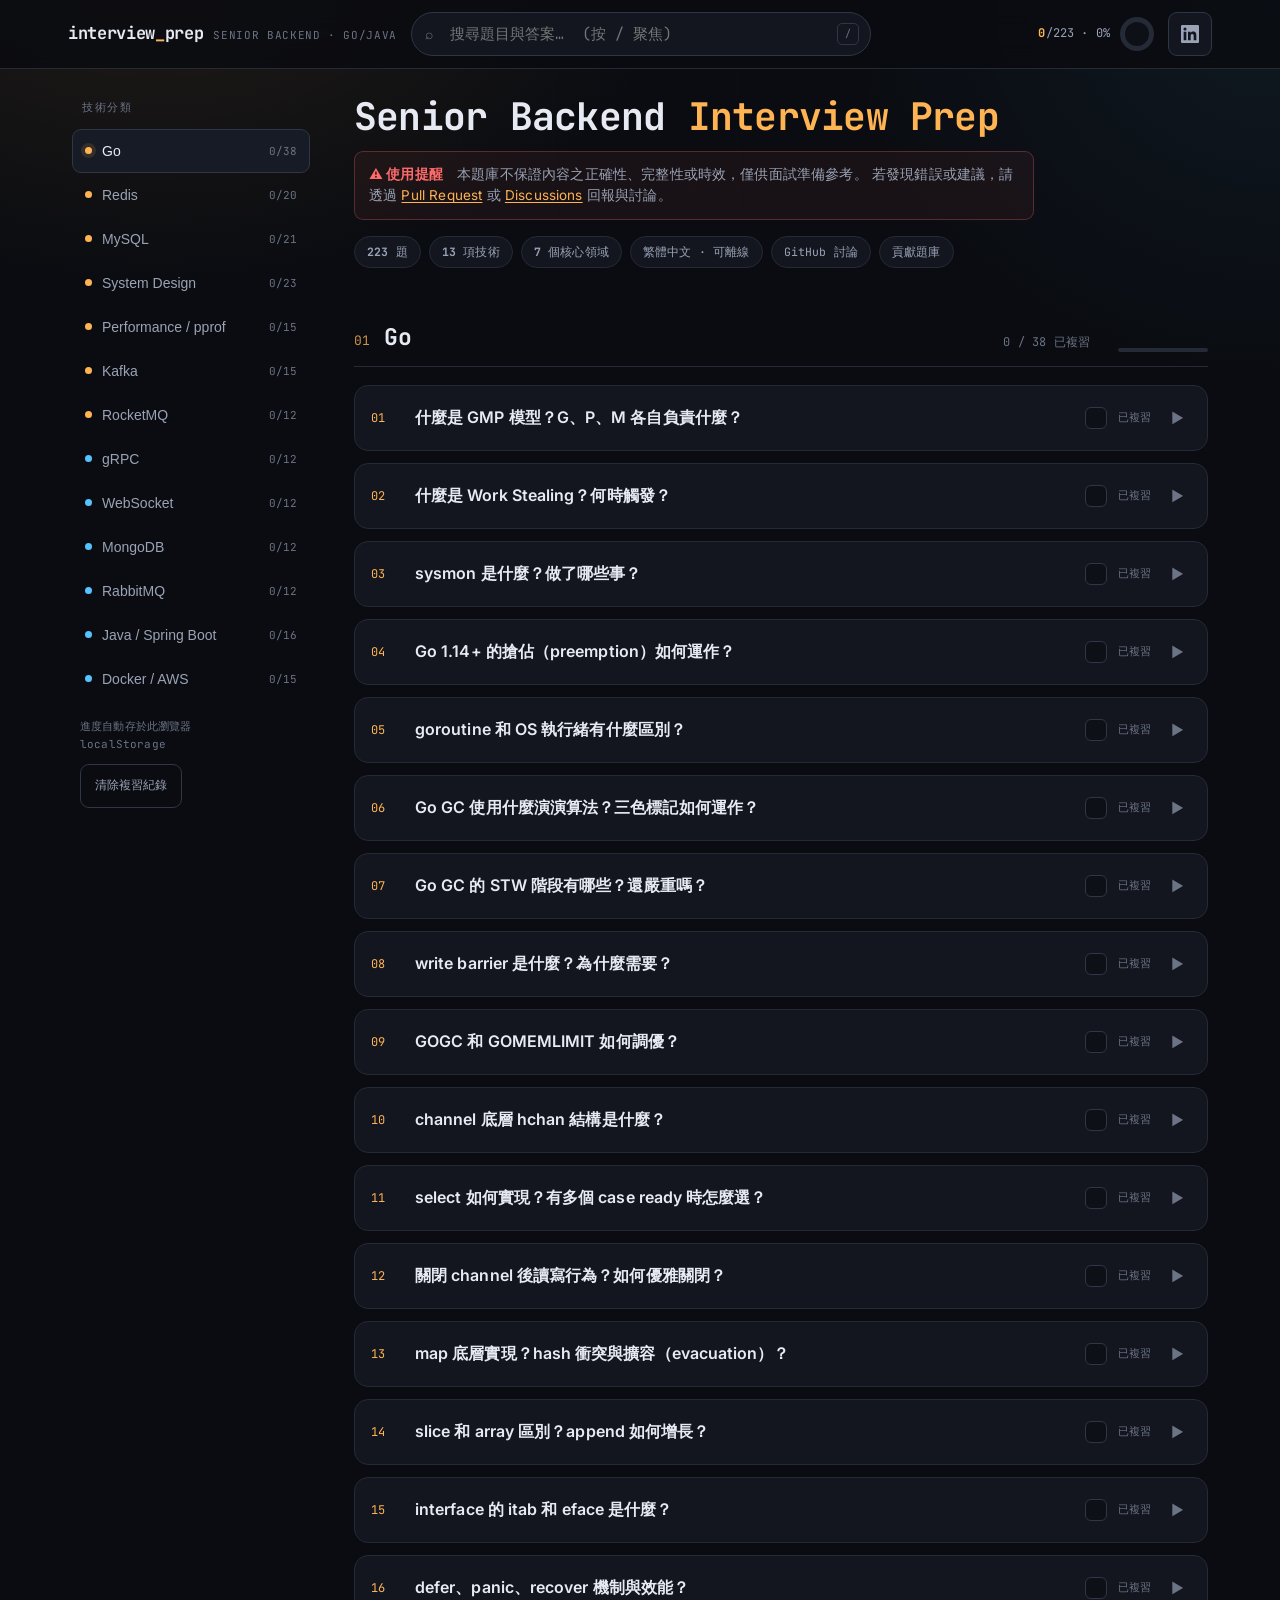
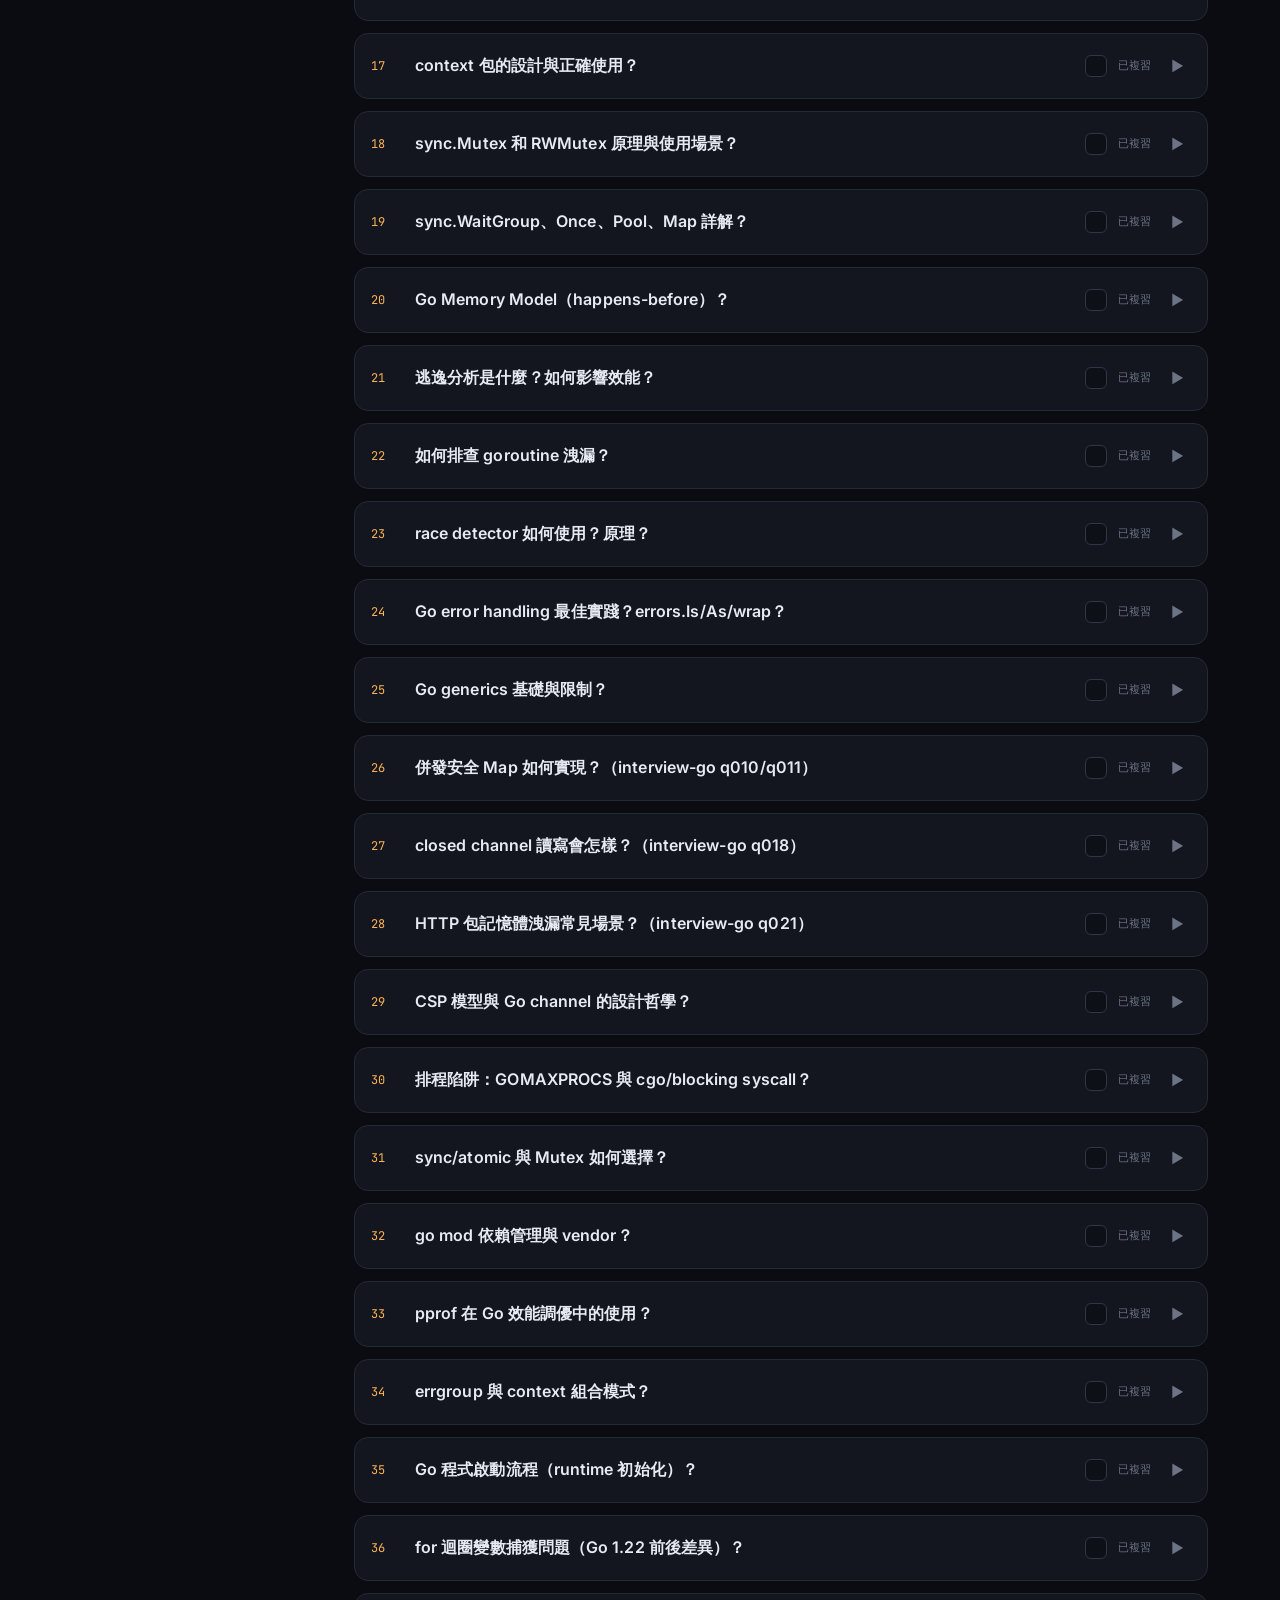
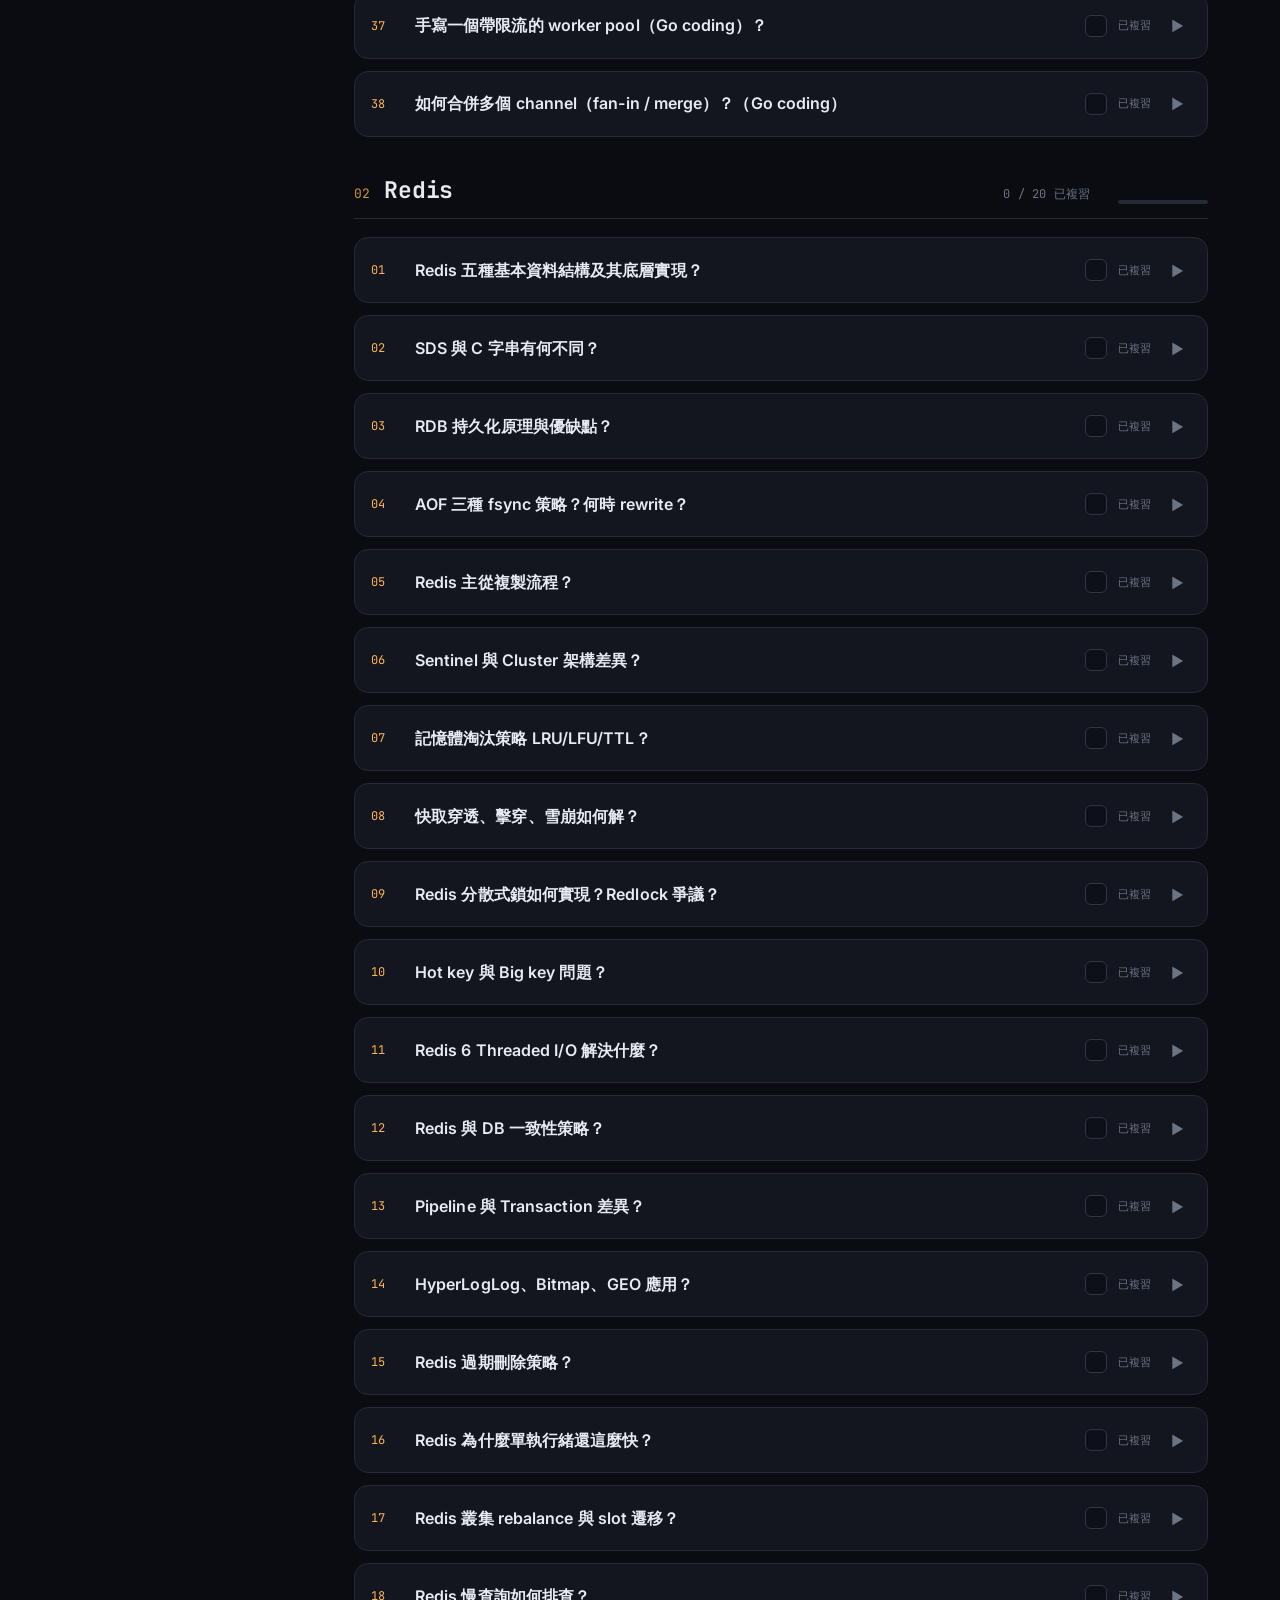
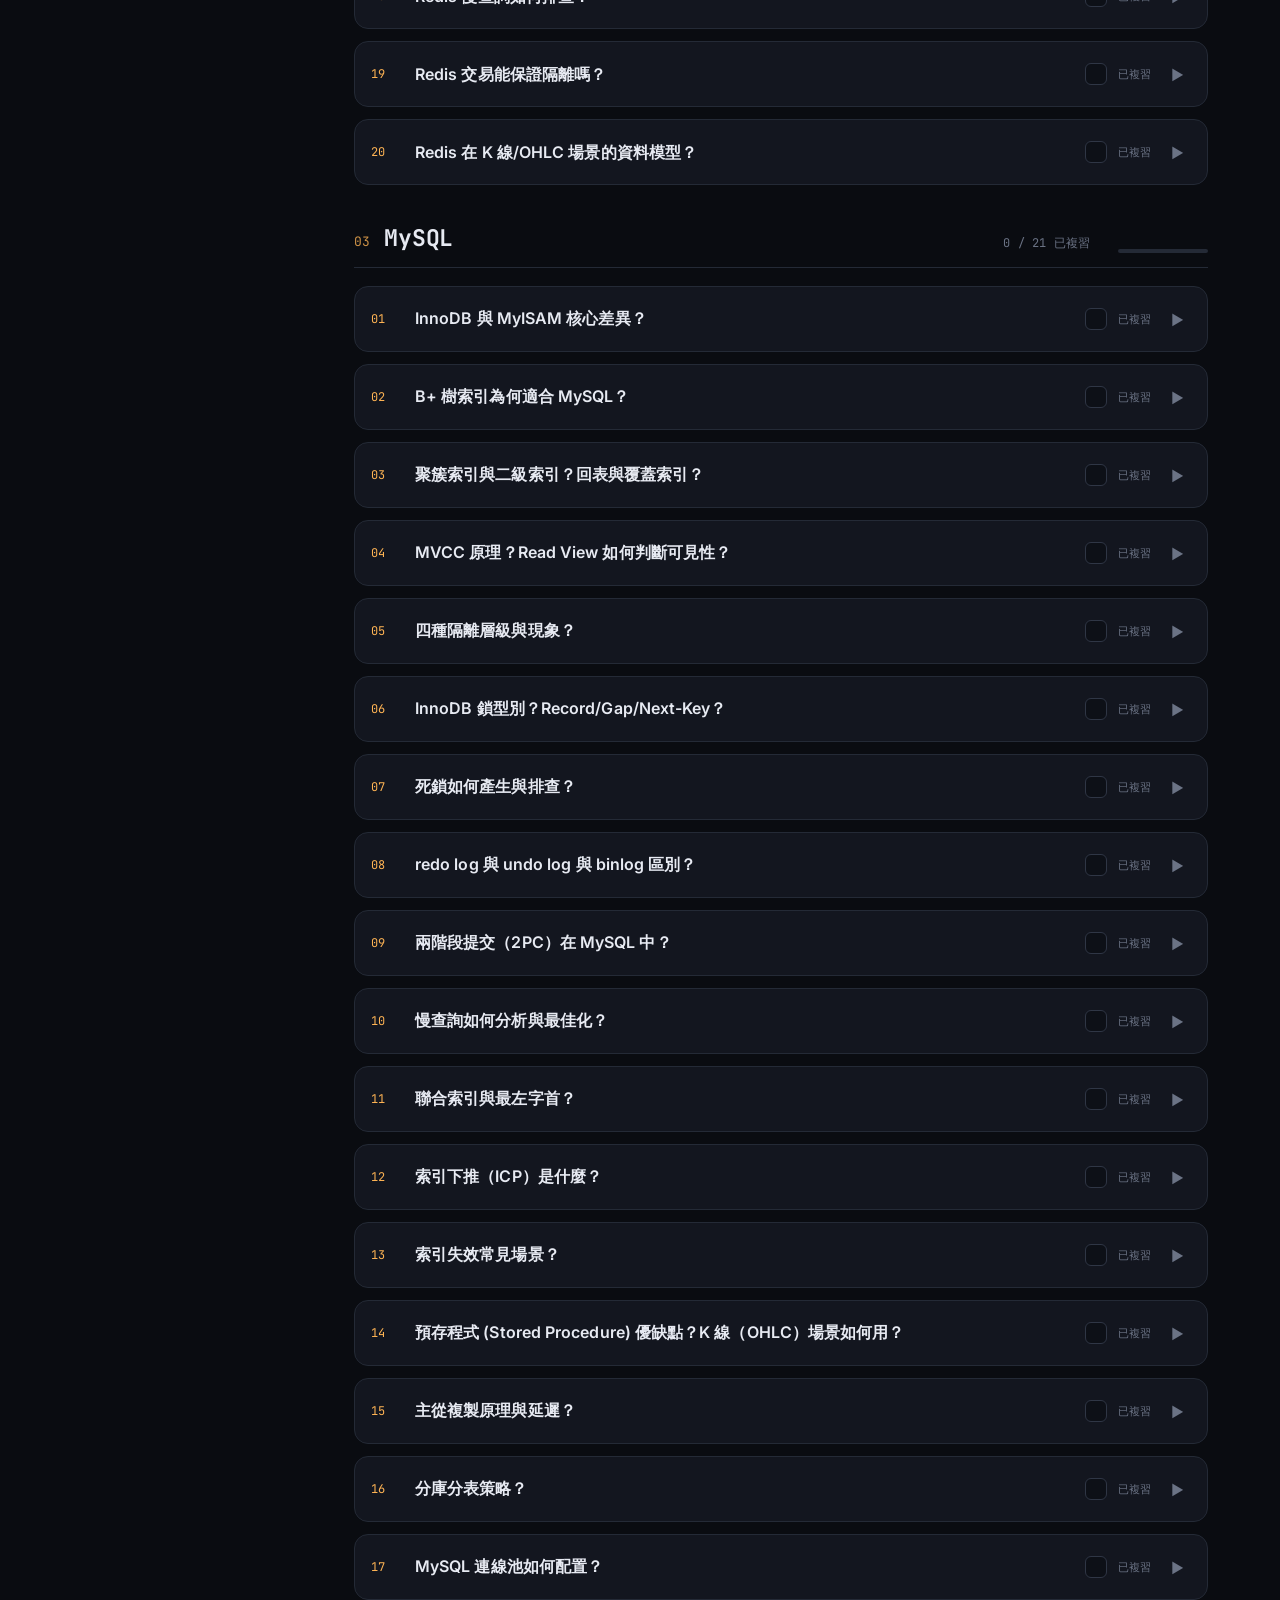
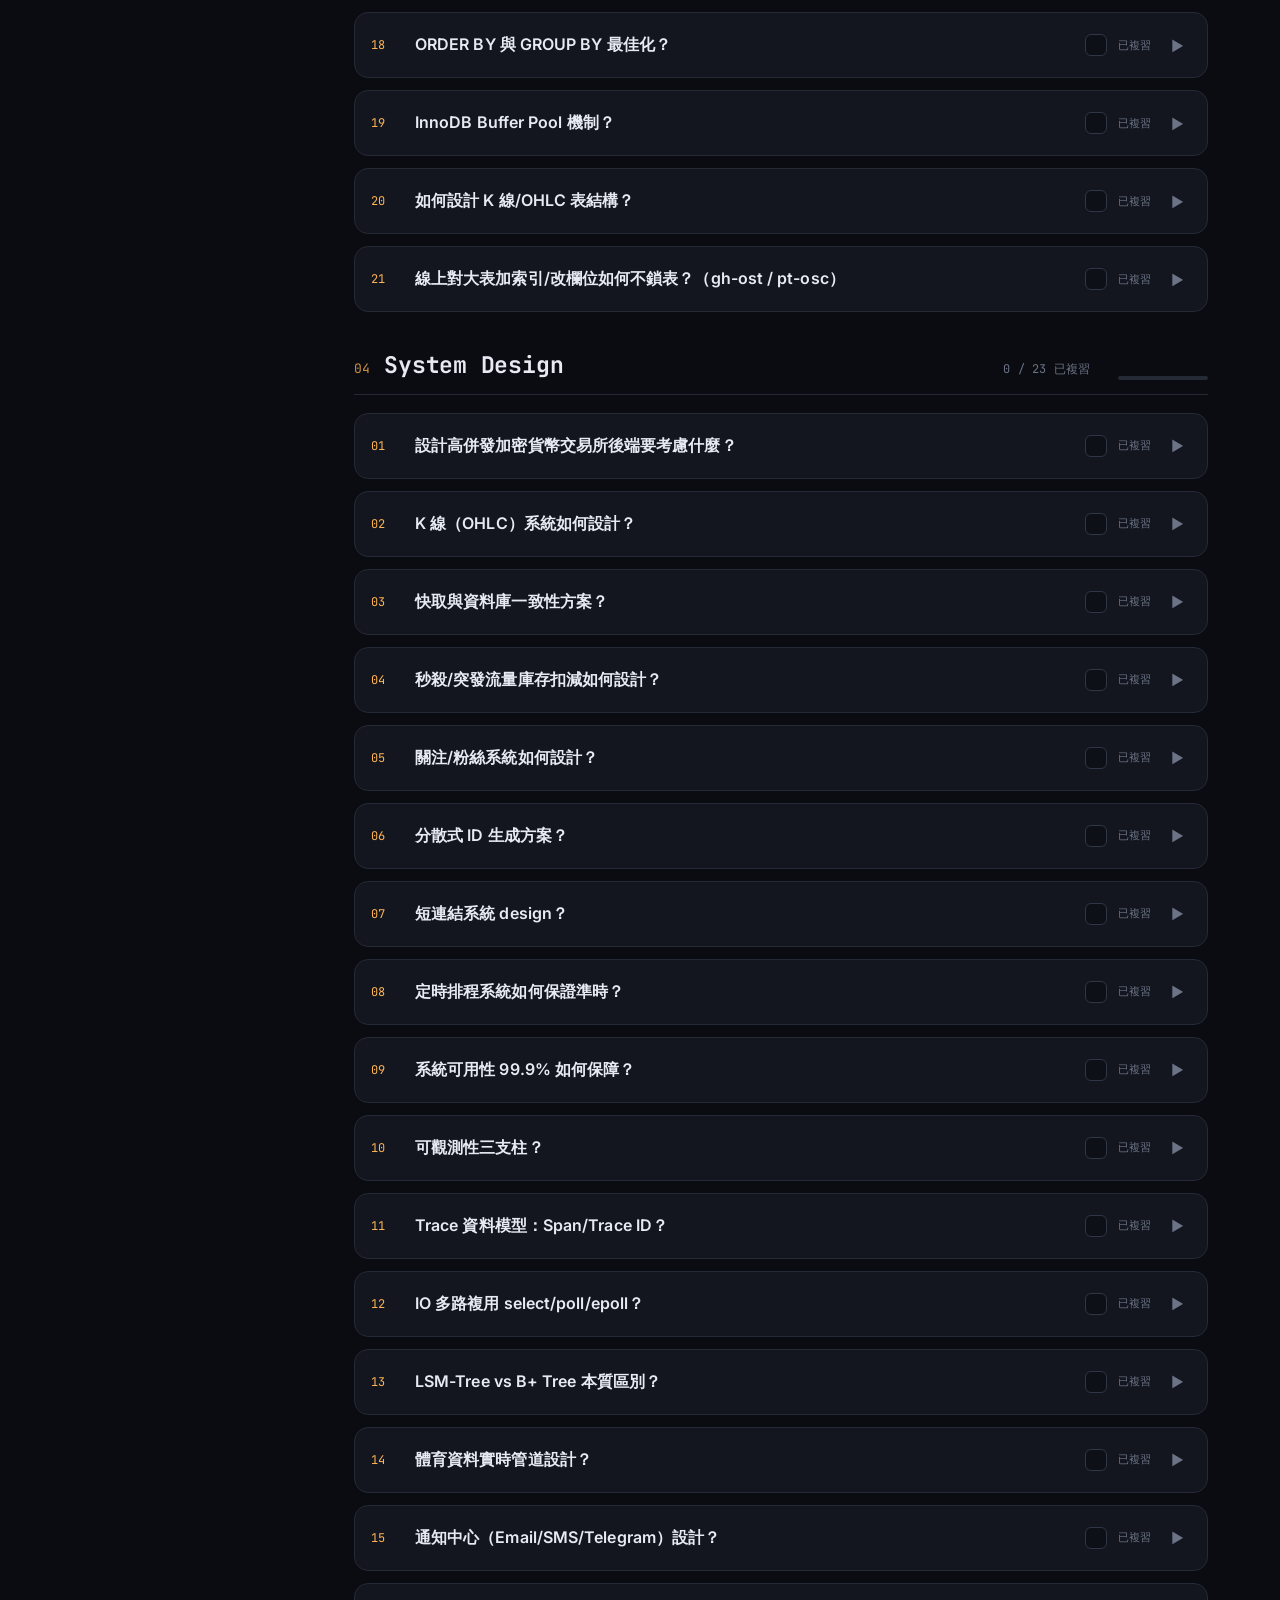
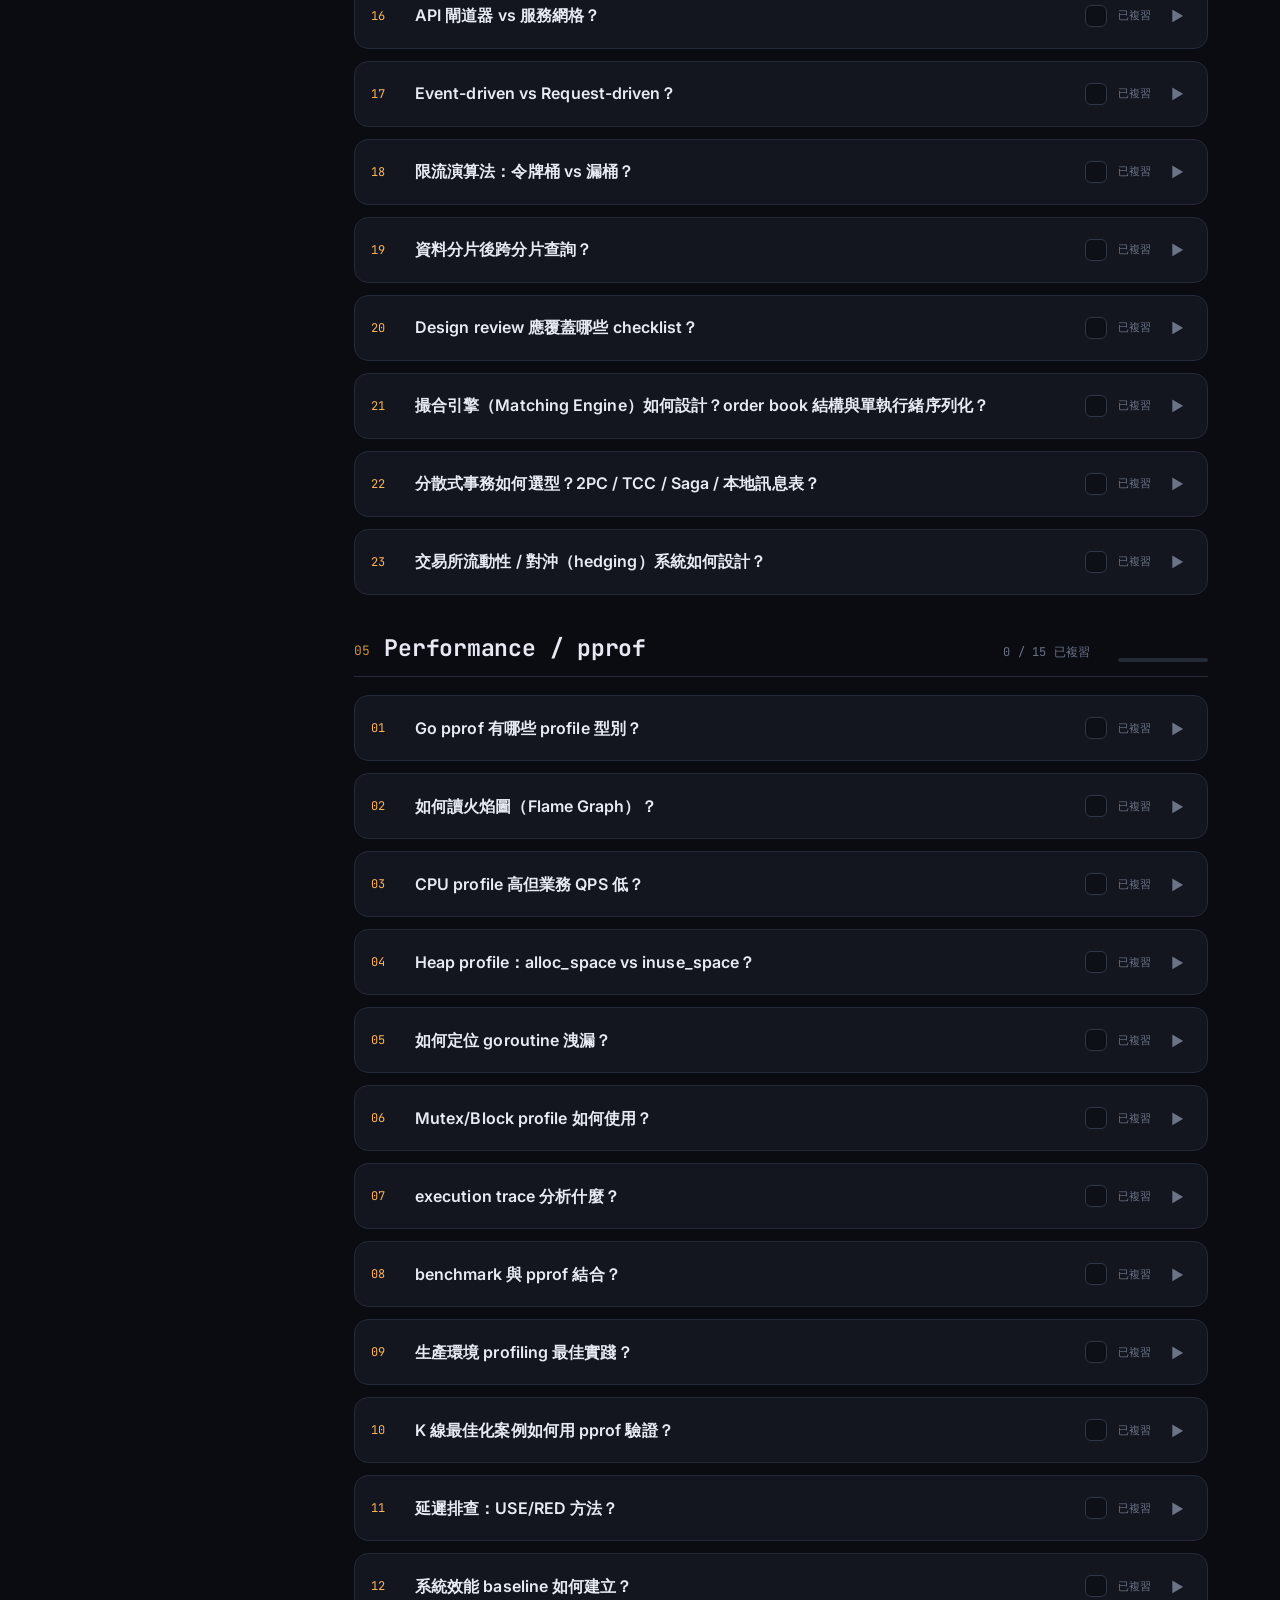
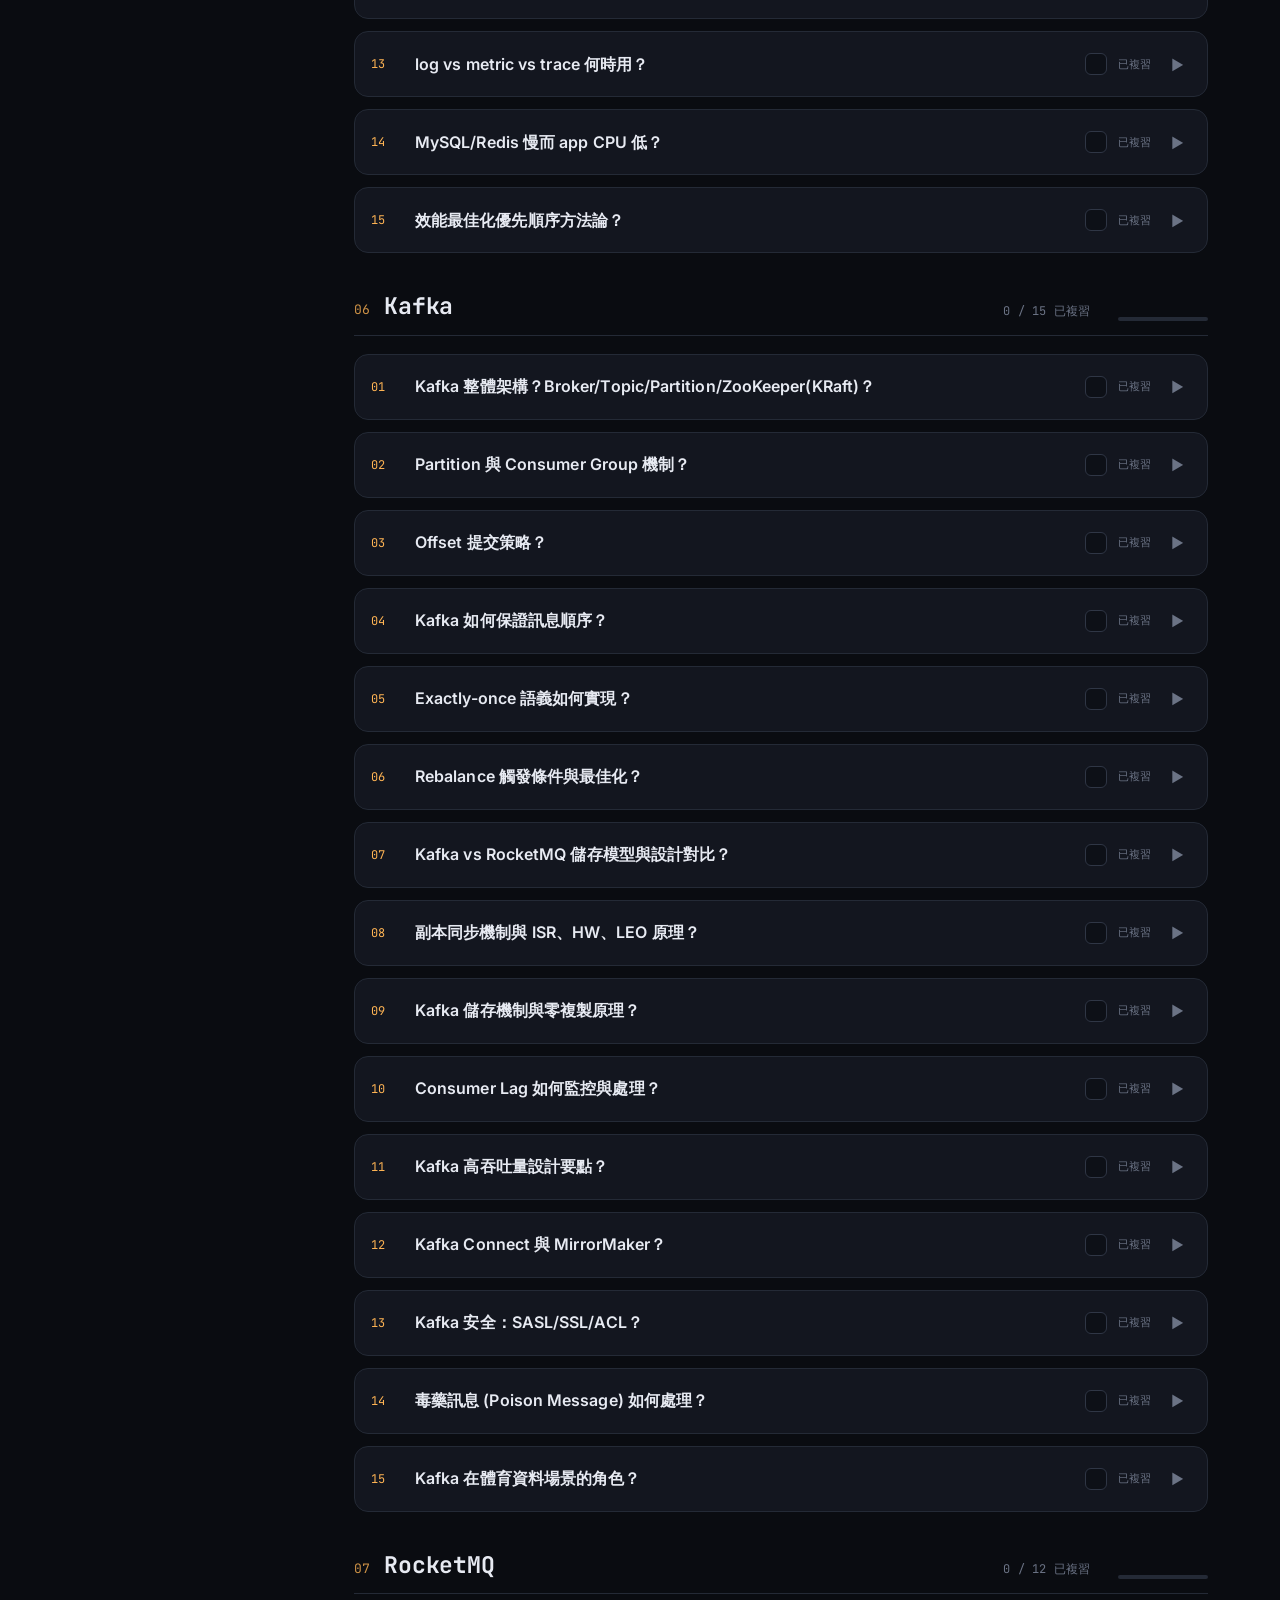
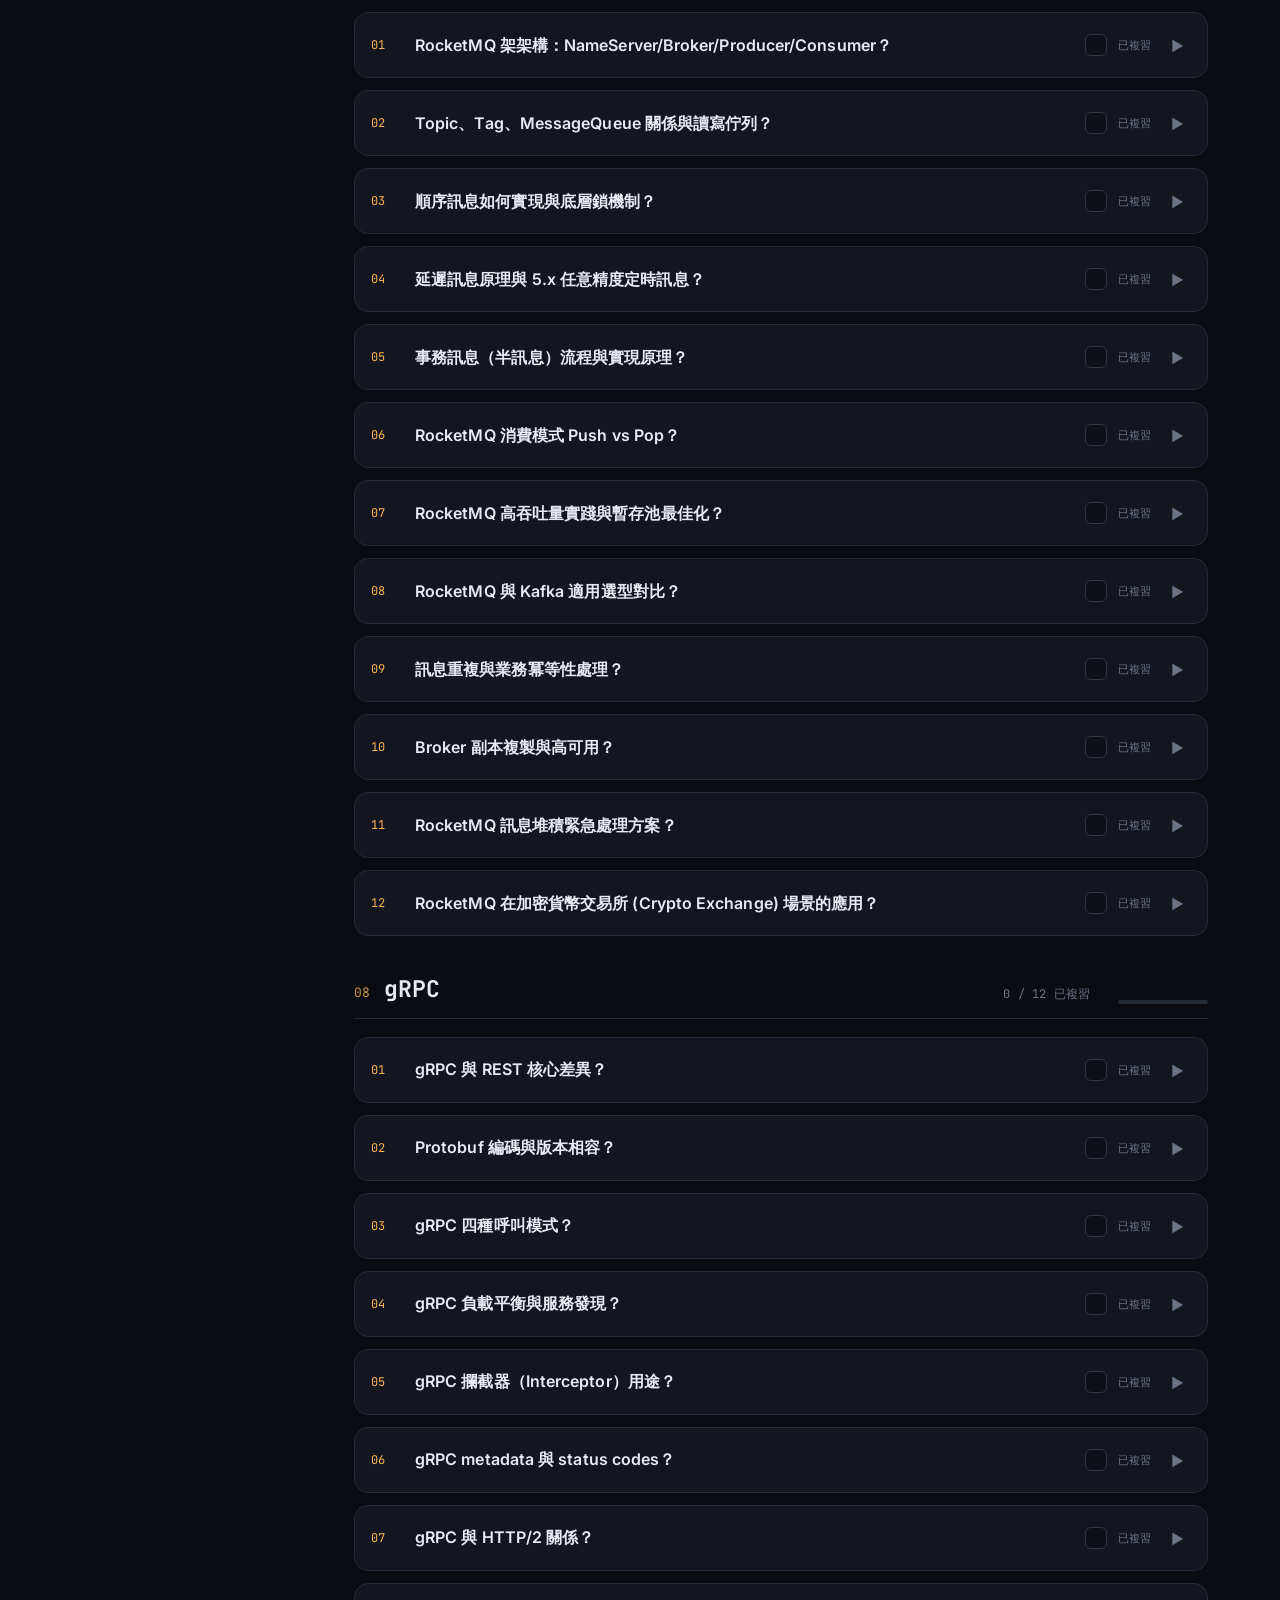
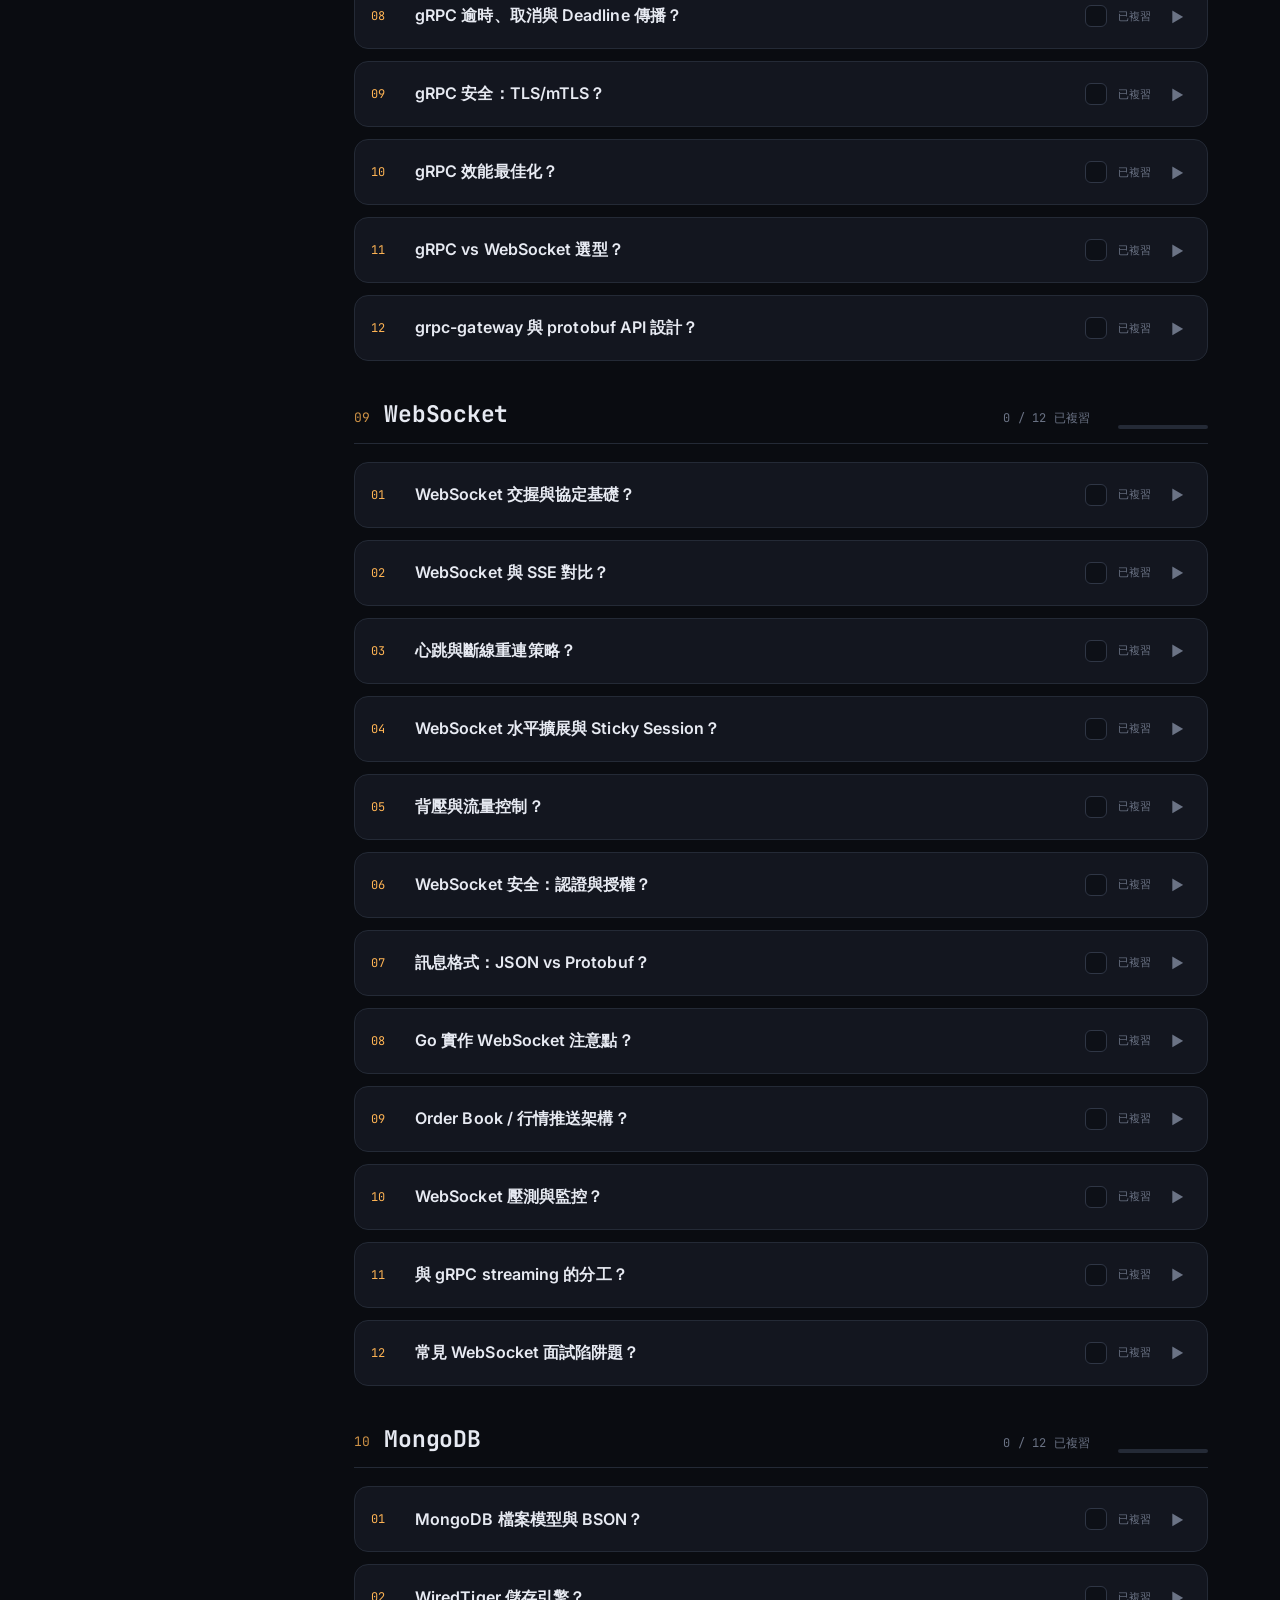
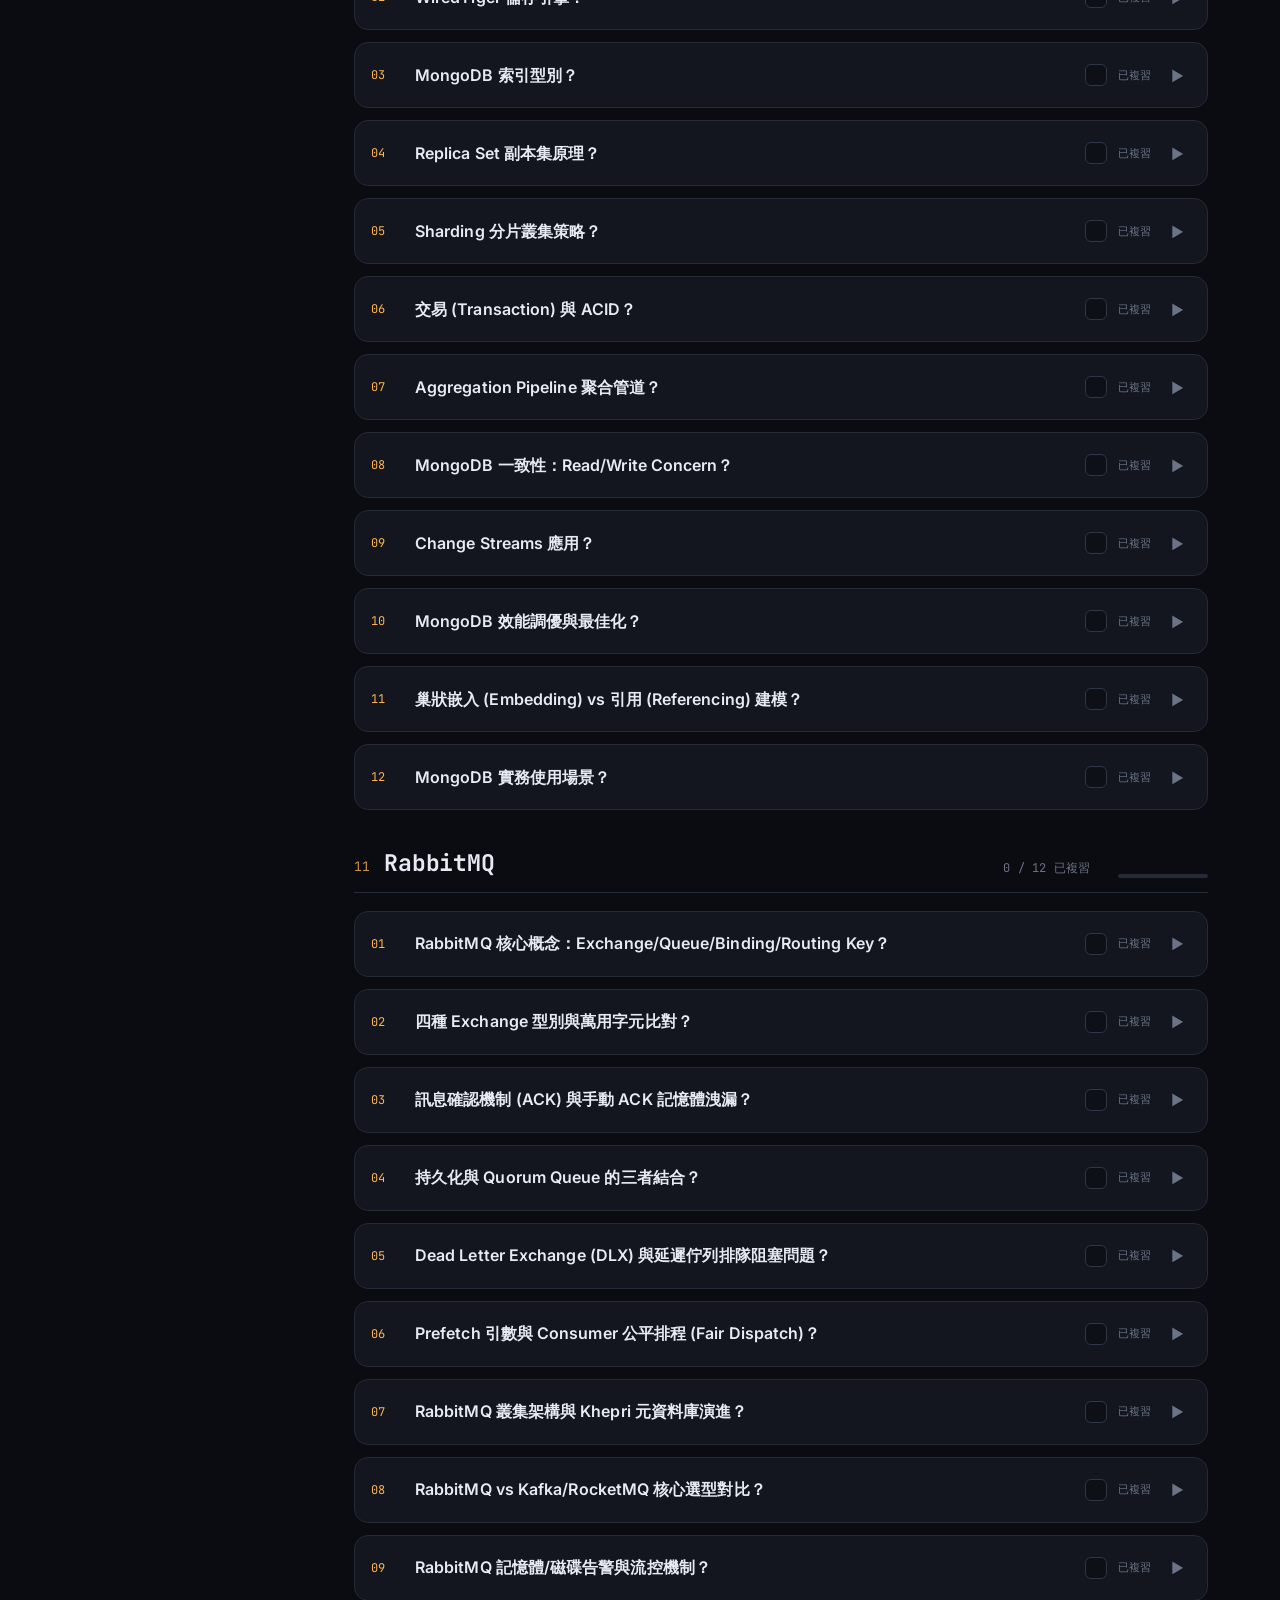
<file: interview-prep/site/index.html>
<!DOCTYPE html>
<html lang="zh-Hant">
<head>
<meta charset="utf-8">
<meta name="viewport" content="width=device-width, initial-scale=1, viewport-fit=cover">
<title>Senior 後端面試題庫 · Go/Java</title>
<meta name="description" content="Senior Go/Java 後端面試題庫 · 223 題五段式 Q&A，含原理追問與實務場景，可離線瀏覽">
<meta name="theme-color" content="#0a0c11">
<link rel="preconnect" href="https://fonts.googleapis.com">
<link rel="preconnect" href="https://fonts.gstatic.com" crossorigin>
<link href="https://fonts.googleapis.com/css2?family=Inter:wght@400;500;600;700&family=JetBrains+Mono:wght@400;500;700&display=swap" rel="stylesheet">
<link rel="stylesheet" href="assets/style.css">
</head>
<body>
<header class="topbar">
  <div class="topbar-in">
    <button type="button" class="nav-toggle" id="nav-toggle" aria-label="開啟技術分類" aria-controls="sidebar" aria-expanded="false">
      <span aria-hidden="true"></span>
      <span aria-hidden="true"></span>
      <span aria-hidden="true"></span>
    </button>
    <div class="brand">
      <span class="logo">interview<span class="pin">_</span>prep</span>
      <span class="sub">SENIOR BACKEND · GO/JAVA</span>
    </div>
    <div class="search">
      <span class="si" aria-hidden="true">⌕</span>
      <input id="search" type="search" placeholder="搜尋題目與答案…  (按 / 聚焦)" autocomplete="off" aria-label="搜尋">
      <span class="kbd" aria-hidden="true">/</span>
    </div>
    <div class="progress-wrap">
      <span class="progress-num"><b id="p-done">0</b>/<span id="p-total">223</span> · <span id="p-pct">0%</span></span>
      <div class="ring" id="ring" title="整體複習進度" role="img" aria-label="整體複習進度"></div>
    </div>
    <label class="personal-toggle" id="personal-toggle-wrap" hidden>
      <input type="checkbox" id="personal-toggle" aria-label="顯示個人實戰對照">
      <span class="pt-label">個人對照</span>
    </label>
    <a href="https://www.linkedin.com/in/cylee-19830816/" class="topbar-linkedin" target="_blank" rel="noopener noreferrer" aria-label="LinkedIn 個人檔案">
      <svg viewBox="0 0 24 24" aria-hidden="true"><path d="M20.447 20.452h-3.554v-5.569c0-1.328-.027-3.037-1.852-3.037-1.853 0-2.136 1.445-2.136 2.939v5.667H9.351V9h3.414v1.561h.046c.477-.9 1.637-1.85 3.37-1.85 3.601 0 4.267 2.37 4.267 5.455v6.286zM5.337 7.433a2.062 2.062 0 01-2.063-2.065 2.064 2.064 0 114.126 0 2.063 2.063 0 01-2.063 2.065zm1.782 13.019H3.555V9h3.564v11.452zM22.225 0H1.771C.792 0 0 .774 0 1.729v20.542C0 23.227.792 24 1.771 24h20.451C23.2 24 24 23.227 24 22.271V1.729C24 .774 23.2 0 22.222 0h.003z"/></svg>
    </a>
  </div>
</header>

<div class="nav-backdrop" id="nav-backdrop" hidden></div>

<div class="layout">
  <aside class="sidebar" id="sidebar">
    <div class="side-title">技術分類</div>
    <div id="side-nav" class="nav-scroll"></div>
    <div class="side-foot">
      進度自動存於此瀏覽器<br>localStorage
      <br><button type="button" id="reset">清除複習紀錄</button>
    </div>
  </aside>

  <main id="content">
    <section class="hero">
      <h1>Senior Backend <span class="em">Interview Prep</span></h1>
      <p class="hero-notice" role="note">
        <strong>⚠ 使用提醒</strong>　本題庫不保證內容之正確性、完整性或時效，僅供面試準備參考。
        若發現錯誤或建議，請透過
        <a href="https://github.com/chiayu0816/chiayu0816.github.io/blob/main/CONTRIBUTING.md" target="_blank" rel="noopener noreferrer">Pull Request</a>
        或
        <a href="https://github.com/chiayu0816/chiayu0816.github.io/discussions" target="_blank" rel="noopener noreferrer">Discussions</a>
        回報與討論。
      </p>
      <div class="meta">
        <span class="chip"><b>223</b> 題</span>
        <span class="chip"><b>13</b> 項技術</span>
        <span class="chip"><b>7</b> 個核心領域</span>
        <span class="chip">繁體中文 · 可離線</span>
        <a class="chip chip-link" href="https://github.com/chiayu0816/chiayu0816.github.io/discussions" target="_blank" rel="noopener noreferrer">GitHub 討論</a>
        <a class="chip chip-link" href="https://github.com/chiayu0816/chiayu0816.github.io/blob/main/CONTRIBUTING.md" target="_blank" rel="noopener noreferrer">貢獻題庫</a>
      </div>
    </section>
    <div id="empty" class="empty hidden">沒有符合的題目，試試其他關鍵字。</div>
  </main>
</div>

<nav class="bottom-nav" id="bottom-nav" aria-label="快速導覽">
  <button type="button" class="bn-btn" id="bn-menu"><span class="bn-ico" aria-hidden="true">☰</span><span>分類</span></button>
  <span class="bn-current" id="bn-current">Go</span>
  <button type="button" class="bn-btn" id="bn-search"><span class="bn-ico" aria-hidden="true">⌕</span><span>搜尋</span></button>
</nav>

<script src="assets/data.js"></script>
<script src="assets/app.js"></script>
</body>
</html>
</file>
<file: interview-prep/site/assets/style.css>
/* Interview Prep — technical-editorial dark study console */
:root{
  color-scheme:dark;
  --bg:#0a0c11; --bg2:#0d1017; --surface:#13161f; --surface2:#171b25;
  --border:#242a36; --border2:#2f3645;
  --text:#e7eaf2; --muted:#9aa3b5; --faint:#6b7385;
  --accent:#ffb454; --accent-dim:#7a5a26;
  --c-core:#ffb454; --c-dive:#56c2ff; --c-ask:#c79cff; --c-trap:#ff6b6b;
  --c-scenario:#7ec8a4; --c-personal:#54dd9b; --c-resume:#54dd9b;
  --radius:14px; --radius-sm:9px;
  --mono:"JetBrains Mono",ui-monospace,SFMono-Regular,Menlo,Consolas,monospace;
  --sans:"Inter",-apple-system,BlinkMacSystemFont,"Segoe UI",system-ui,"PingFang TC","Microsoft JhengHei",sans-serif;
  --maxw:1180px;
  --touch-min:44px;
  --topbar-h:58px;
  --topbar-outer-h:calc(var(--topbar-h) + var(--safe-top) + 24px);
  --bottom-nav-h:0px;
  --safe-top:env(safe-area-inset-top,0px);
  --safe-right:env(safe-area-inset-right,0px);
  --safe-bottom:env(safe-area-inset-bottom,0px);
  --safe-left:env(safe-area-inset-left,0px);
}
*{box-sizing:border-box}
html{scroll-behavior:smooth;overflow-x:clip}
body{
  margin:0; font-family:var(--sans); color:var(--text); background:var(--bg);
  line-height:1.6; -webkit-font-smoothing:antialiased; letter-spacing:.01em;
  overflow-x:clip;
  padding-top:var(--topbar-outer-h);
  padding-bottom:calc(var(--bottom-nav-h) + var(--safe-bottom));
  background-image:
    radial-gradient(900px 600px at 12% -8%, rgba(255,180,84,.10), transparent 60%),
    radial-gradient(800px 700px at 100% 0%, rgba(86,194,255,.07), transparent 55%),
    linear-gradient(180deg,#0a0c11,#0a0c11);
  background-attachment:fixed;
}
body::before{ /* faint engineering grid */
  content:""; position:fixed; inset:0; z-index:0; pointer-events:none; opacity:.4;
  background-image:linear-gradient(rgba(255,255,255,.022) 1px,transparent 1px),
    linear-gradient(90deg,rgba(255,255,255,.022) 1px,transparent 1px);
  background-size:46px 46px; mask-image:radial-gradient(circle at 50% 0%,#000,transparent 85%);
}
a{color:var(--accent);text-decoration:none}
::selection{background:rgba(255,180,84,.28)}
button,input,label{-webkit-tap-highlight-color:transparent}
button,.nav-item,.q-row,.rev,.bn-btn,.nav-toggle{touch-action:manipulation}

/* Topbar */
.topbar{
  position:fixed;top:0;left:0;right:0;z-index:50;backdrop-filter:blur(14px);
  background:rgba(10,12,17,.82);border-bottom:1px solid var(--border);
  padding-top:var(--safe-top);
}
.topbar-in{
  max-width:var(--maxw);margin:0 auto;
  padding:12px max(18px,var(--safe-right)) 12px max(18px,var(--safe-left));
  min-height:var(--topbar-h);display:flex;align-items:center;gap:14px;
}
.nav-toggle{
  display:none;flex-shrink:0;align-items:center;justify-content:center;
  width:var(--touch-min);height:var(--touch-min);margin:0 -6px 0 0;padding:0;
  border:1px solid var(--border2);border-radius:var(--radius-sm);
  background:var(--surface);color:var(--text);cursor:pointer;
}
.nav-toggle span{
  display:block;width:16px;height:2px;background:currentColor;border-radius:1px;
  margin:3px auto;transition:transform .2s,opacity .2s;
}
body.nav-open .nav-toggle span:nth-child(1){transform:translateY(5px) rotate(45deg)}
body.nav-open .nav-toggle span:nth-child(2){opacity:0}
body.nav-open .nav-toggle span:nth-child(3){transform:translateY(-5px) rotate(-45deg)}
.brand{display:flex;align-items:baseline;gap:10px;flex-shrink:0;min-width:0}
.brand .logo{font-family:var(--mono);font-weight:700;font-size:17px;color:var(--text);letter-spacing:-.02em}
.brand .logo .pin{color:var(--accent)}
.brand .sub{font-family:var(--mono);font-size:11px;color:var(--faint);letter-spacing:.06em}
.search{position:relative;flex:1;max-width:460px;min-width:0}
.search input{
  width:100%;min-height:var(--touch-min);padding:10px 40px 10px 38px;
  border-radius:999px;border:1px solid var(--border2);
  background:var(--surface);color:var(--text);font-family:var(--mono);font-size:15px;
  outline:none;transition:.18s;
}
.search input:focus{border-color:var(--accent);box-shadow:0 0 0 3px rgba(255,180,84,.12)}
.search .si{position:absolute;left:14px;top:50%;transform:translateY(-50%);color:var(--faint);font-size:14px;pointer-events:none}
.search .kbd{
  position:absolute;right:12px;top:50%;transform:translateY(-50%);font-family:var(--mono);
  font-size:10px;color:var(--faint);border:1px solid var(--border2);border-radius:5px;padding:2px 7px;
}
.topbar .progress-wrap{margin-left:auto;display:flex;align-items:center;gap:10px;flex-shrink:0}
.personal-toggle{
  flex-shrink:0;display:flex;align-items:center;gap:8px;cursor:pointer;
  font-family:var(--mono);font-size:11px;color:var(--muted);
  border:1px solid var(--border2);border-radius:var(--radius-sm);
  padding:8px 12px;background:var(--surface);user-select:none;
  min-height:var(--touch-min);transition:border-color .15s,color .15s;
}
.personal-toggle:hover{color:var(--text);border-color:rgba(84,221,155,.35)}
.personal-toggle input{accent-color:var(--c-personal);width:14px;height:14px;margin:0}
body.show-personal .personal-toggle{border-color:rgba(84,221,155,.5);color:var(--c-personal)}
.personal-toggle[hidden]{display:none!important}
.topbar-linkedin{
  flex-shrink:0;display:flex;align-items:center;justify-content:center;
  width:var(--touch-min);height:var(--touch-min);
  border:1px solid var(--border2);border-radius:var(--radius-sm);
  background:var(--surface);color:var(--muted);transition:.18s;
}
.topbar-linkedin:hover{color:var(--accent);border-color:rgba(255,180,84,.45)}
.topbar-linkedin svg{width:18px;height:18px;fill:currentColor}
.progress-num{font-family:var(--mono);font-size:12px;color:var(--muted);white-space:nowrap}
.progress-num b{color:var(--accent)}
.ring{--p:0;width:34px;height:34px;border-radius:50%;flex-shrink:0;
  background:conic-gradient(var(--accent) calc(var(--p)*1%), var(--border) 0);
  display:grid;place-items:center}
.ring::after{content:"";width:24px;height:24px;border-radius:50%;background:var(--bg2)}
.ring-sm{width:30px;height:30px}
.ring-sm::after{width:20px;height:20px}

/* Drawer backdrop */
.nav-backdrop{
  position:fixed;inset:0;z-index:60;background:rgba(4,6,10,.62);
  opacity:0;pointer-events:none;transition:opacity .22s;
}
body.nav-open .nav-backdrop{opacity:1;pointer-events:auto}
body.nav-open .topbar{z-index:75}
body.nav-open{overflow:hidden}

/* Layout */
.layout{
  max-width:var(--maxw);margin:0 auto;display:grid;grid-template-columns:248px 1fr;gap:34px;
  padding:26px 22px 90px;position:relative;
}
.sidebar{
  position:fixed;z-index:40;
  top:calc(var(--topbar-outer-h) + 26px);
  left:max(22px,calc((100vw - var(--maxw)) / 2 + 22px));
  width:248px;
  max-height:calc(100vh - var(--topbar-outer-h) - 38px);
  overflow-y:auto;overflow-x:hidden;
  scrollbar-gutter:stable;
  scrollbar-width:thin;
  scrollbar-color:var(--border2) transparent;
  -webkit-overflow-scrolling:touch;
}
.sidebar::-webkit-scrollbar{width:6px}
.sidebar::-webkit-scrollbar-track{background:transparent}
.sidebar::-webkit-scrollbar-thumb{
  background:var(--border2);border-radius:999px;
  border:2px solid transparent;background-clip:padding-box;
}
.sidebar::-webkit-scrollbar-thumb:hover{background:var(--faint)}
#content{grid-column:2;min-width:0}
.side-title{font-family:var(--mono);font-size:11px;letter-spacing:.14em;color:var(--faint);
  text-transform:uppercase;margin:4px 0 12px 10px}
.nav-item{
  display:flex;align-items:center;gap:10px;min-height:var(--touch-min);
  padding:10px 12px;border-radius:var(--radius-sm);
  cursor:pointer;color:var(--muted);font-size:14px;border:1px solid transparent;
  transition:.14s;width:100%;text-align:left;background:none;
}
.nav-item:hover{background:var(--surface);color:var(--text)}
.nav-item.active{background:var(--surface2);color:var(--text);border-color:var(--border2)}
.nav-item.active .dot{box-shadow:0 0 0 4px rgba(255,180,84,.12)}
.nav-item .dot{width:7px;height:7px;border-radius:50%;flex-shrink:0;background:var(--c-dive)}
.nav-item.p3 .dot{background:var(--accent)}
.nav-item .nm{flex:1;white-space:nowrap;overflow:hidden;text-overflow:ellipsis}
.nav-item .ct{font-family:var(--mono);font-size:11px;color:var(--faint);flex-shrink:0}
.nav-item.done .ct{color:var(--c-resume)}
.side-foot{margin:16px 8px 0;font-family:var(--mono);font-size:11px;color:var(--faint);line-height:1.7}
.side-foot button{
  min-height:var(--touch-min);padding:8px 14px;background:none;border:1px solid var(--border2);
  color:var(--muted);border-radius:var(--radius-sm);
  font-family:var(--mono);font-size:12px;cursor:pointer;margin-top:10px;
}
.side-foot button:hover{border-color:var(--c-trap);color:var(--c-trap)}

/* Bottom nav (mobile) */
.bottom-nav{
  display:none;position:fixed;left:0;right:0;bottom:0;z-index:55;
  align-items:stretch;justify-content:space-around;gap:4px;
  padding:6px max(10px,var(--safe-right)) calc(6px + var(--safe-bottom)) max(10px,var(--safe-left));
  background:rgba(10,12,17,.94);border-top:1px solid var(--border);
  backdrop-filter:blur(14px);
}
.bn-btn{
  flex:1;display:flex;flex-direction:column;align-items:center;justify-content:center;
  gap:2px;min-height:var(--touch-min);max-width:120px;padding:4px 8px;
  border:none;border-radius:var(--radius-sm);background:transparent;
  color:var(--muted);font-family:var(--mono);font-size:10px;cursor:pointer;
}
.bn-btn:active,.bn-btn:hover{color:var(--text);background:var(--surface)}
.bn-ico{font-size:18px;line-height:1}
.bn-current{
  flex:1.4;display:flex;align-items:center;justify-content:center;min-width:0;
  padding:0 8px;font-family:var(--mono);font-size:12px;color:var(--accent);
  white-space:nowrap;overflow:hidden;text-overflow:ellipsis;text-align:center;
}

/* Hero */
.hero{margin-bottom:30px}
.hero h1{font-family:var(--mono);font-weight:700;font-size:clamp(26px,4vw,38px);margin:0 0 6px;
  letter-spacing:-.02em;line-height:1.15}
.hero h1 .em{color:var(--accent)}
.hero p{color:var(--muted);max-width:680px;margin:6px 0 0;font-size:15px;line-height:1.65}
.hero p.hero-notice{
  margin-top:12px;padding:12px 14px;font-size:13.5px;line-height:1.6;
  color:var(--muted);background:rgba(255,107,107,.06);
  border:1px solid rgba(255,107,107,.28);border-radius:var(--radius-sm);
}
.hero p.hero-notice strong{color:var(--c-trap);font-weight:600}
.hero p.hero-notice a{color:var(--accent);text-decoration:underline;text-underline-offset:2px}
.hero p.hero-notice a:hover{color:var(--text)}
.hero p.hero-lead{font-family:var(--mono);font-size:13px;color:var(--accent);opacity:.92;
  margin:10px 0 14px;line-height:1.45;letter-spacing:.01em}
.hero p.hero-lead + p{margin-top:0}
.hero .meta{display:flex;gap:8px;flex-wrap:wrap;margin-top:16px}
.chip{font-family:var(--mono);font-size:11.5px;color:var(--muted);background:var(--surface);
  border:1px solid var(--border);border-radius:999px;padding:6px 12px}
a.chip.chip-link{text-decoration:none;transition:border-color .15s,color .15s}
a.chip.chip-link:hover{color:var(--accent);border-color:rgba(255,180,84,.45)}

/* Tech section */
.tech{margin:0 0 14px;scroll-margin-top:calc(var(--topbar-outer-h) + 16px)}
.tech-head{
  display:flex;align-items:flex-end;gap:14px;flex-wrap:wrap;
  padding:26px 0 14px;border-bottom:1px solid var(--border);margin-bottom:18px;
}
.tech-head .idx{font-family:var(--mono);font-size:13px;color:var(--accent);opacity:.8}
.tech-head h2{font-family:var(--mono);font-size:23px;margin:0;letter-spacing:-.01em;line-height:1.2}
.tech-head .meta{margin-left:auto;font-family:var(--mono);font-size:12px;color:var(--faint)}
.tech-head .bar{height:4px;width:90px;border-radius:3px;background:var(--border);overflow:hidden;margin-left:14px;flex-shrink:0}
.tech-head .bar i{display:block;height:100%;background:var(--accent);width:0;transition:width .4s}

/* Cards */
.card{
  background:var(--surface);border:1px solid var(--border);border-radius:var(--radius);
  margin-bottom:12px;overflow:hidden;transition:border-color .16s;
  opacity:0;transform:translateY(8px);animation:rise .4s forwards;
}
@keyframes rise{to{opacity:1;transform:none}}
.card:hover{border-color:var(--border2)}
.card.reviewed{border-color:var(--accent-dim)}
.card.reviewed .q-num{color:var(--c-resume)}
.q-row{
  display:flex;align-items:center;gap:12px;min-height:var(--touch-min);
  padding:14px 16px;cursor:pointer;width:100%;
  background:none;border:none;text-align:left;color:var(--text);font-family:inherit;
}
.q-num{font-family:var(--mono);font-size:12px;color:var(--accent);flex-shrink:0;min-width:32px}
.q-text{flex:1;font-size:16px;font-weight:600;letter-spacing:.005em;line-height:1.45}
.q-row .chev{
  flex-shrink:0;color:var(--faint);transition:transform .22s;font-size:14px;
  width:28px;height:28px;display:grid;place-items:center;
}
.card.open .chev{transform:rotate(90deg)}
.rev{
  flex-shrink:0;display:flex;align-items:center;gap:8px;min-height:var(--touch-min);
  padding:4px 6px;margin:-4px -6px -4px 0;
  font-family:var(--mono);font-size:11px;color:var(--faint);cursor:pointer;
}
.rev input{
  appearance:none;width:22px;height:22px;border:1.5px solid var(--border2);border-radius:6px;
  cursor:pointer;position:relative;transition:.15s;background:var(--bg2);flex-shrink:0;
}
.rev input:checked{background:var(--c-resume);border-color:var(--c-resume)}
.rev input:checked::after{
  content:"✓";position:absolute;inset:0;display:grid;place-items:center;
  color:#06140d;font-size:12px;font-weight:700;
}

.answer{display:none;padding:4px 16px 18px;border-top:1px solid var(--border)}
.card.open .answer{display:block}
.sec{margin-top:16px;padding-left:14px;border-left:2px solid var(--border2)}
.sec-core{border-color:var(--c-core)} .sec-dive{border-color:var(--c-dive)}
.sec-ask{border-color:var(--c-ask)} .sec-trap{border-color:var(--c-trap)}
.sec-scenario{border-color:var(--c-scenario)} .sec-personal{border-color:var(--c-personal)}
.sec-resume{border-color:var(--c-personal)}
.sec-label{font-family:var(--mono);font-size:11px;letter-spacing:.08em;text-transform:uppercase;
  display:inline-block;margin-bottom:7px;font-weight:600}
.sec-core .sec-label{color:var(--c-core)} .sec-dive .sec-label{color:var(--c-dive)}
.sec-ask .sec-label{color:var(--c-ask)} .sec-trap .sec-label{color:var(--c-trap)}
.sec-scenario .sec-label{color:var(--c-scenario)} .sec-personal .sec-label{color:var(--c-personal)}
.sec-resume .sec-label{color:var(--c-personal)}
.sec-personal{display:none}
body.show-personal .sec-personal{display:block}
.sec p{margin:0 0 8px;font-size:15px;line-height:1.65;color:#d8dce8}
.sec ul{margin:0;padding-left:18px}
.sec li{margin:6px 0;font-size:14.5px;line-height:1.6;color:#cdd3e0}
.sec code{font-family:var(--mono);font-size:.86em;background:#0c0f16;border:1px solid var(--border);
  border-radius:5px;padding:1px 5px;color:#ffce8a;word-break:break-word}
pre.code{
  position:relative;background:#0b0e15;border:1px solid var(--border);border-radius:var(--radius-sm);
  padding:14px 14px 13px;overflow:auto;margin:10px 0;max-width:100%;
  -webkit-overflow-scrolling:touch;
}
pre.code code{
  font-family:var(--mono);font-size:12.5px;line-height:1.65;color:#cfe3ff;
  background:none;border:none;padding:0;white-space:pre;
}
.code-lang{position:absolute;top:7px;right:10px;font-family:var(--mono);font-size:10px;color:var(--faint);text-transform:uppercase;letter-spacing:.1em}
.diagram{
  margin:12px 0 4px;padding:16px 14px;background:#0b0e15;border:1px solid var(--border);
  border-radius:var(--radius-sm);overflow-x:auto;-webkit-overflow-scrolling:touch;text-align:center;
}
.diagram svg{display:block;max-width:100%;height:auto;margin:0 auto;font-family:var(--mono)}
.fu{margin:8px 0;padding:10px 12px;background:var(--bg2);border:1px solid var(--border);border-radius:var(--radius-sm)}
.fu .fq{font-size:14px;line-height:1.5;color:var(--text);font-weight:600}
.fu .fq::before{content:"Q ";font-family:var(--mono);color:var(--c-ask);font-weight:700}
.fu .fa{font-size:14px;line-height:1.55;color:var(--muted);margin-top:4px}
.fu .fa::before{content:"A ";font-family:var(--mono);color:var(--c-resume);font-weight:700}

mark{background:rgba(255,180,84,.30);color:#fff;border-radius:3px;padding:0 1px}
.empty{text-align:center;color:var(--faint);font-family:var(--mono);padding:60px 16px;font-size:14px}
.hidden{display:none !important}

/* Tablet: drawer nav, compact topbar */
@media (max-width:899px){
  .layout{grid-template-columns:1fr;gap:0;padding:16px max(14px,var(--safe-right)) 72px max(14px,var(--safe-left))}
  #content{grid-column:1}
  .nav-toggle{display:flex}
  .sidebar{
    position:fixed;top:0;left:0;bottom:0;z-index:70;width:min(300px,88vw);
    max-height:none;margin:0;padding:16px max(12px,var(--safe-right)) calc(16px + var(--safe-bottom)) max(12px,var(--safe-left));
    background:var(--bg2);border-right:1px solid var(--border);
    transform:translateX(-105%);transition:transform .24s ease;
    box-shadow:8px 0 32px rgba(0,0,0,.35);
  }
  body.nav-open .sidebar{transform:translateX(0)}
  .side-title{display:block;margin-top:var(--topbar-outer-h)}
  .nav-scroll{display:block;overflow:visible;padding:0}
  .nav-item{border-color:transparent}
  .nav-item .ct{display:inline}
  .side-foot{display:block}
  .topbar-in{flex-wrap:wrap;gap:10px;padding-top:10px;padding-bottom:10px}
  .search{order:3;max-width:none;flex-basis:100%}
  .brand .sub{display:none}
}

/* Phone: bottom nav, larger type, sticky search row */
@media (max-width:767px){
  :root{--topbar-h:52px;--bottom-nav-h:56px}
  .bottom-nav{display:flex}
  .layout{padding-bottom:calc(24px + var(--bottom-nav-h) + var(--safe-bottom))}
  .topbar .progress-wrap .progress-num{display:none}
  .search .kbd{display:none}
  .search input{font-size:16px}
  .brand .logo{font-size:16px}
  .hero h1{font-size:clamp(22px,6vw,30px)}
  .hero p{font-size:15px;line-height:1.65}
  .tech-head{padding-top:18px;gap:10px}
  .tech-head h2{font-size:20px;flex:1 1 100%}
  .tech-head .meta{margin-left:0;order:3;flex:1 1 100%}
  .tech-head .bar{margin-left:0;order:4;width:100%;max-width:200px}
  .q-row{padding:14px 14px;gap:10px}
  .q-text{font-size:16px}
  .answer{padding:4px 14px 16px}
  .sec p,.sec li{font-size:15px}
  pre.code code{font-size:12px}
  .rev span{display:none}
}
</file>
